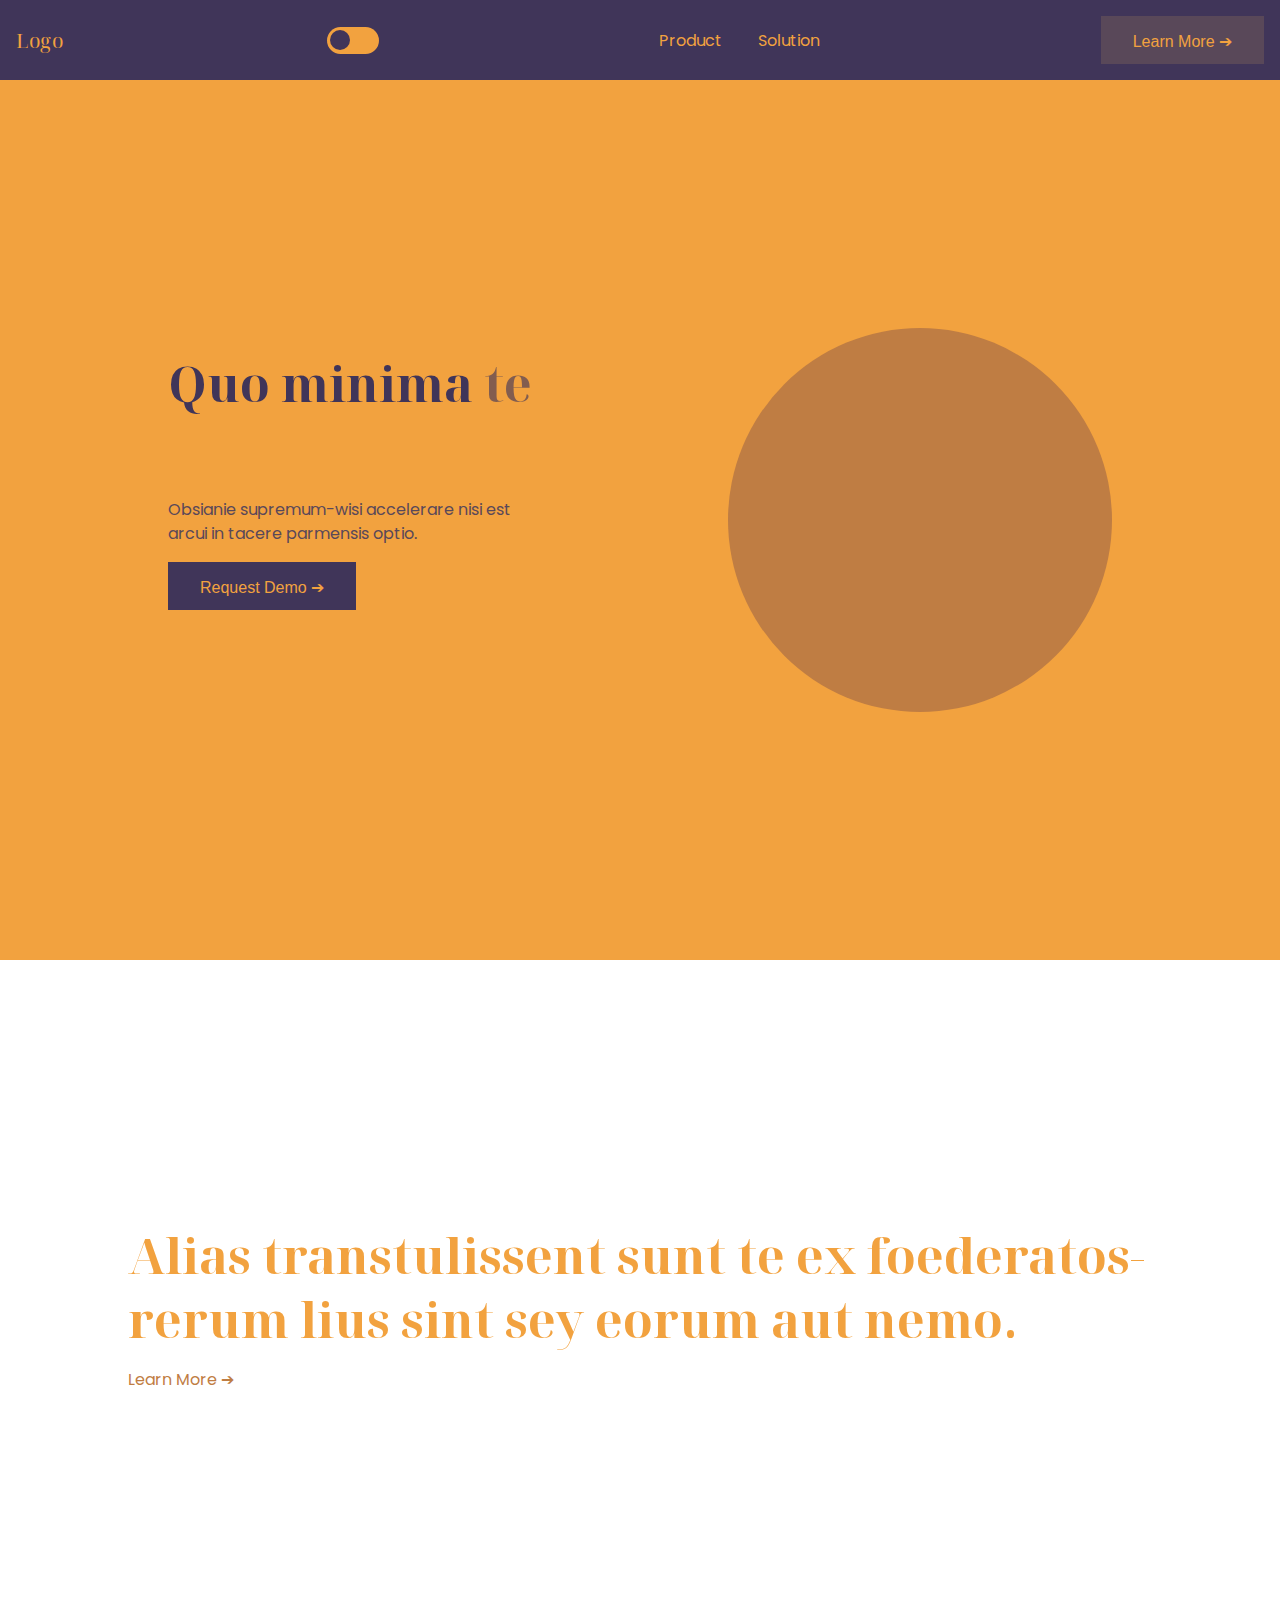
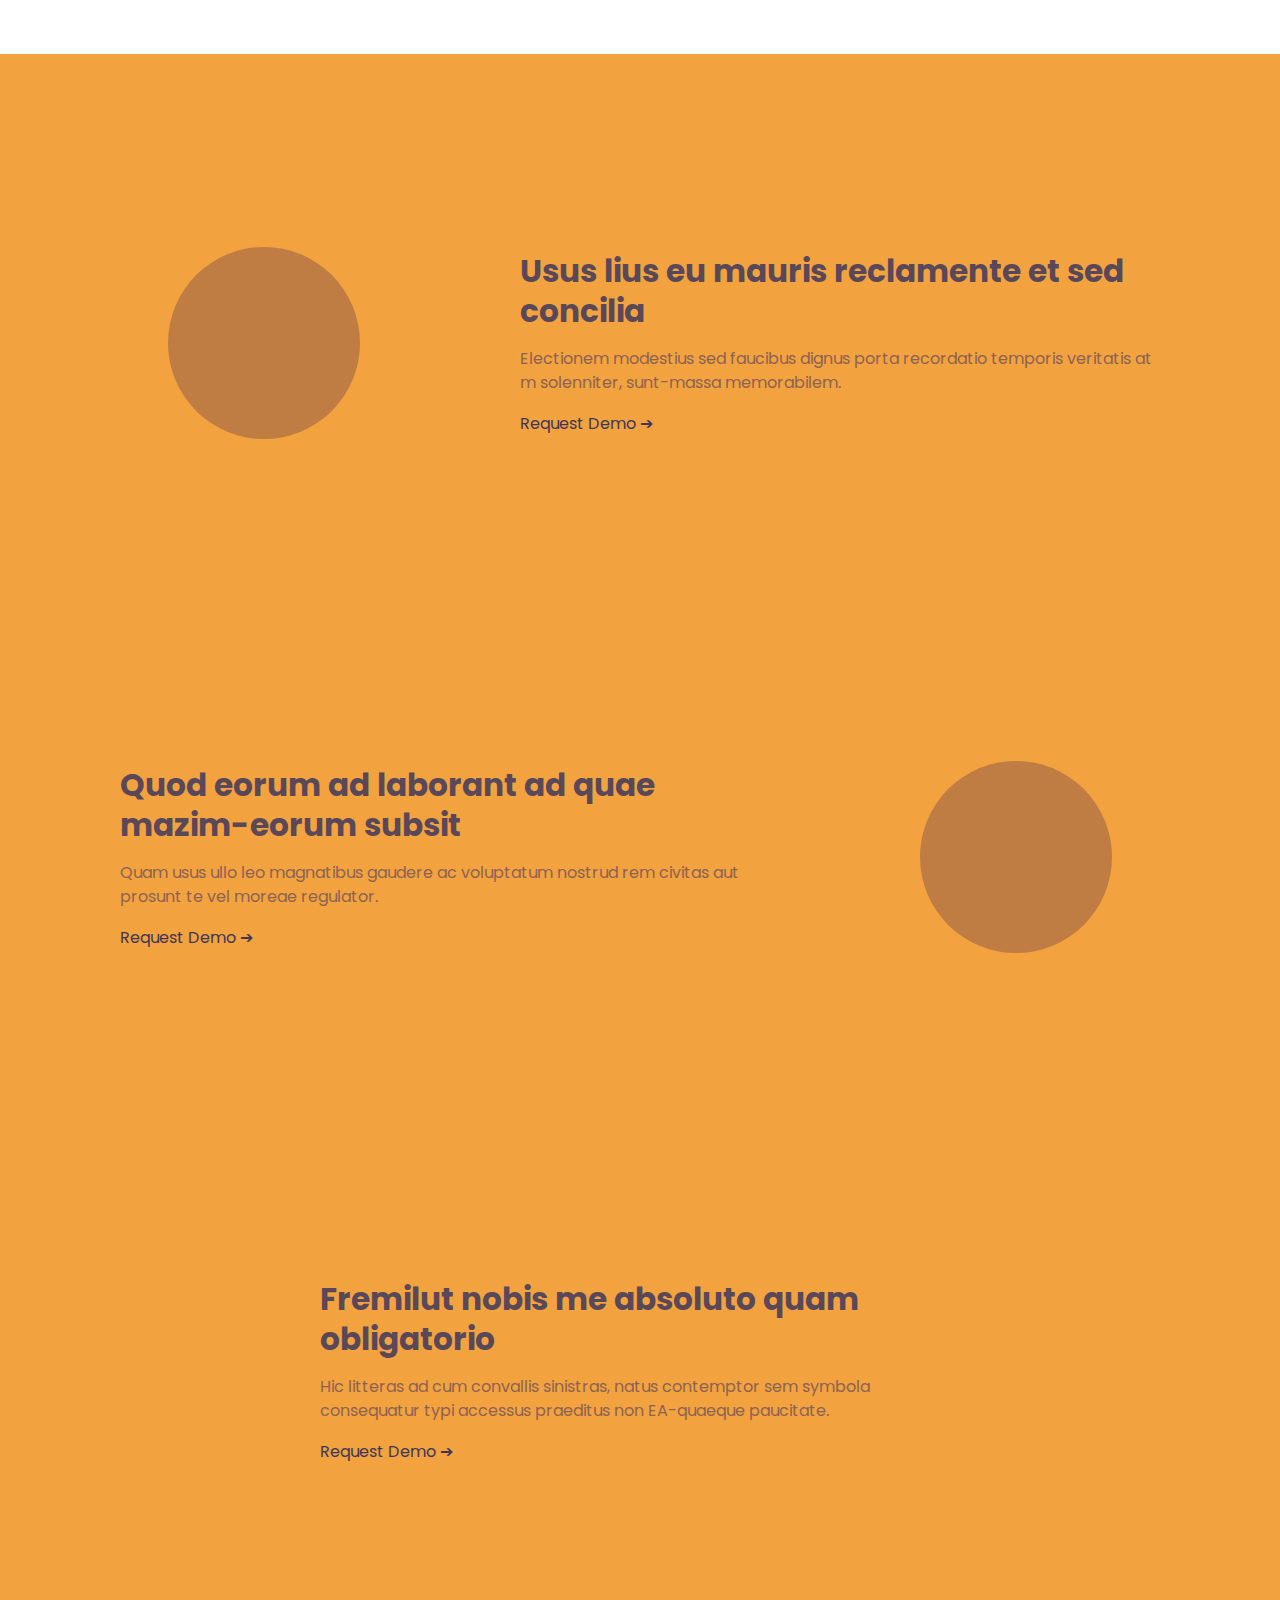
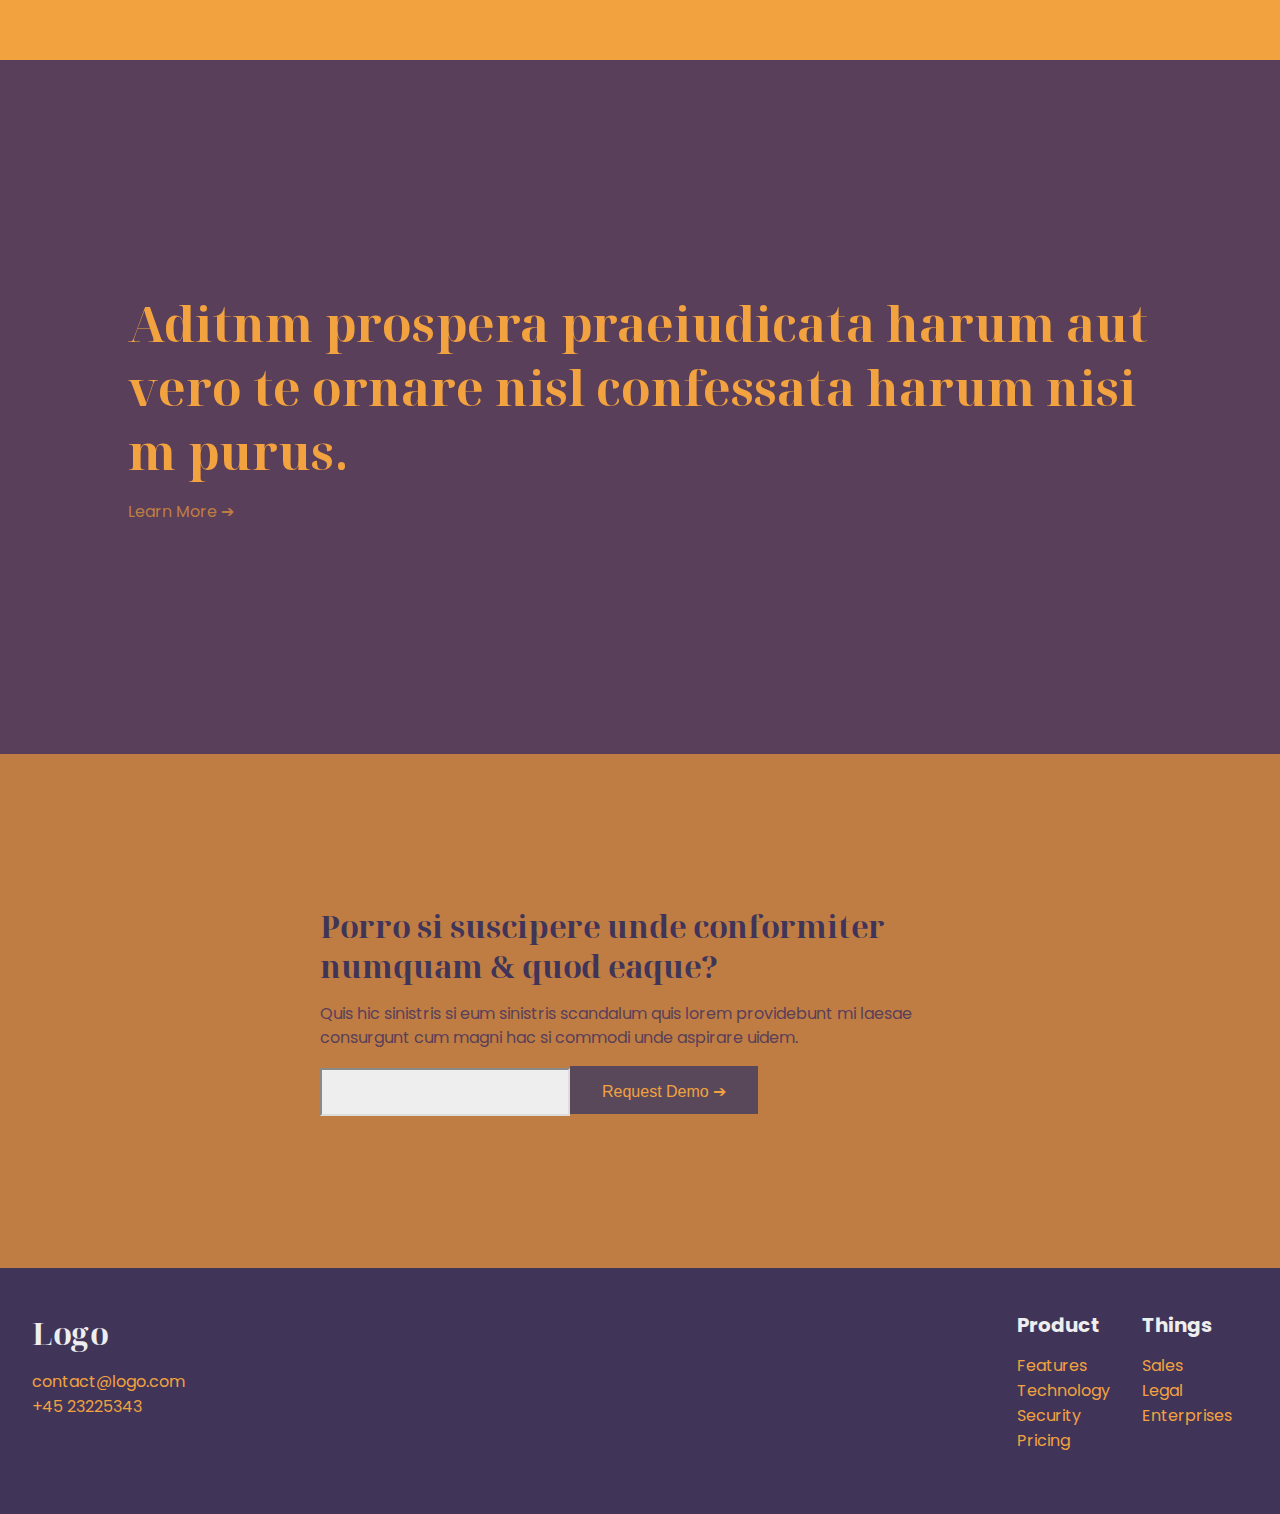
<file: Portfolio_Exercise/12c.01.04.responsive-design/2_Exercise/12c.01.02.colors-and-animations/index.html>
<!DOCTYPE html>
<html lang="en">

<head>
  <meta charset="UTF-8" />
  <meta name="viewport" content="width=device-width, initial-scale=1.0" />
  <meta http-equiv="X-UA-Compatible" content="ie=edge" />
  <title>Color Assignment</title>
  <!-- Template adapted from https://www.freecodecamp.org/news/basic-html5-template-boilerplate-code-example/ -->
  <!-- Inspired by https://cequence.io/ & https://wage.numbered.studio/ for educational purpose-->
  <!-- Lorem Ipsum from https://loremizr.monkeymatt.com/ -->
  <link rel="preconnect" href="https://fonts.googleapis.com">
  <link rel="preconnect" href="https://fonts.gstatic.com" crossorigin>
  <link
    href="https://fonts.googleapis.com/css2?family=Noto+Serif+Display:wght@500&family=Poppins:wght@400;600&display=swap"
    rel="stylesheet">
  <link rel="stylesheet" href="style.css" />
</head>

<body>
  <nav>
    <a class="logo" href="index.html">Logo</a>
    <div class="toggle-container">
      <input type="checkbox" id="switch" name="theme" /><label for="switch">Toggle</label>
    </div>
    <div>
      <ul>
        <li><a href="#product">Product</a></li>
        <li><a href="#solution">Solution</a></li>
      </ul>
    </div>
    <button type="button">Learn More &#x2794;</button>
    </ul>
  </nav>
  <header>
    <div class="header_text">
      <h1 id="Header_h1">Quo minima te superstites</h1>
      <p>
        Obsianie supremum-wisi accelerare nisi est arcui in tacere parmensis optio.
      </p>
      <button class="dark_button" type="button">Request Demo &#x2794;</button>
    </div>
    <div class="header_graphics"></div>
  </header>
  <main>
    <section class="highlight">
      <div>
        <h2>
          Alias transtulissent sunt te ex foederatos-rerum lius sint
          sey eorum aut nemo.
        </h2>
        <a>Learn More &#x2794;</a>
      </div>
    </section>
    <section id="product">
      <article>
        <section class="product_graphics"></section>
        <section class="product_text">
          <h3>Usus lius eu mauris reclamente et sed concilia</h3>
          <p>
            Electionem modestius sed faucibus dignus porta recordatio temporis
            veritatis at m solenniter, sunt-massa memorabilem.
          </p>
          <a href="">Request Demo &#x2794;</a>
        </section>
      </article>
      <article>
        <section class="product_text">
          <h3>
            Quod eorum ad laborant ad quae mazim-eorum subsit
          </h3>
          <p>
            Quam usus ullo leo magnatibus gaudere ac voluptatum nostrud rem
            civitas aut prosunt te vel moreae regulator.
          </p>
          <a href="">Request Demo &#x2794;</a>
        </section>
        <section class="product_graphics"></section>
      </article>
      <article>
        <section class="product_text">
          <h3>Fremilut nobis me absoluto quam obligatorio</h3>
          <p>
            Hic litteras ad cum convallis sinistras, natus contemptor sem
            symbola consequatur typi accessus praeditus non EA-quaeque
            paucitate.
          </p>
          <a>Request Demo &#x2794;</a>
        </section>
      </article>
    </section>
    <section id="solution" class="dark highlight">
      <div>
        <h2>
          Aditnm prospera praeiudicata harum aut vero te ornare nisl
          confessata harum nisi m purus.
        </h2>
        <a>Learn More &#x2794;</a>
      </div>
    </section>
    <section id="request">
      <div>
        <h2>Porro si suscipere unde conformiter numquam & quod eaque?</h2>
        <p>
          Quis hic sinistris si eum sinistris scandalum quis lorem providebunt mi
          laesae consurgunt cum magni hac si commodi unde aspirare uidem.
        </p>
        <input type="text"></input><button type="button">Request Demo &#x2794;</button>
      </div>
    </section>
  </main>
  <footer>
    <section>
      <h2 class="logo">Logo</h2>
      <ul>
        <li><a href="">contact@logo.com</a></li>
        <li><a href="">+45 23225343</a></li>
      </ul>
    </section>
    <section class="left">
      <div>
        <h3>Product</h3>
        <ul>
          <li><a href="">Features</a></li>
          <li><a href="">Technology</a></li>
          <li><a href="">Security</a></li>
          <li><a href="">Pricing</a></li>
        </ul>
      </div>
      <div>
        <h3>Things</h3>
        <ul>
          <li><a href="">Sales</a></li>
          <li><a href="">Legal</a></li>
          <li><a href="">Enterprises</a></li>
        </ul>
      </div>
    </section>
  </footer>
  <script src="https://cdnjs.cloudflare.com/ajax/libs/gsap/3.9.1/gsap.min.js"></script>
  <script src="script.js"></script>
</body>

</html>
</file>
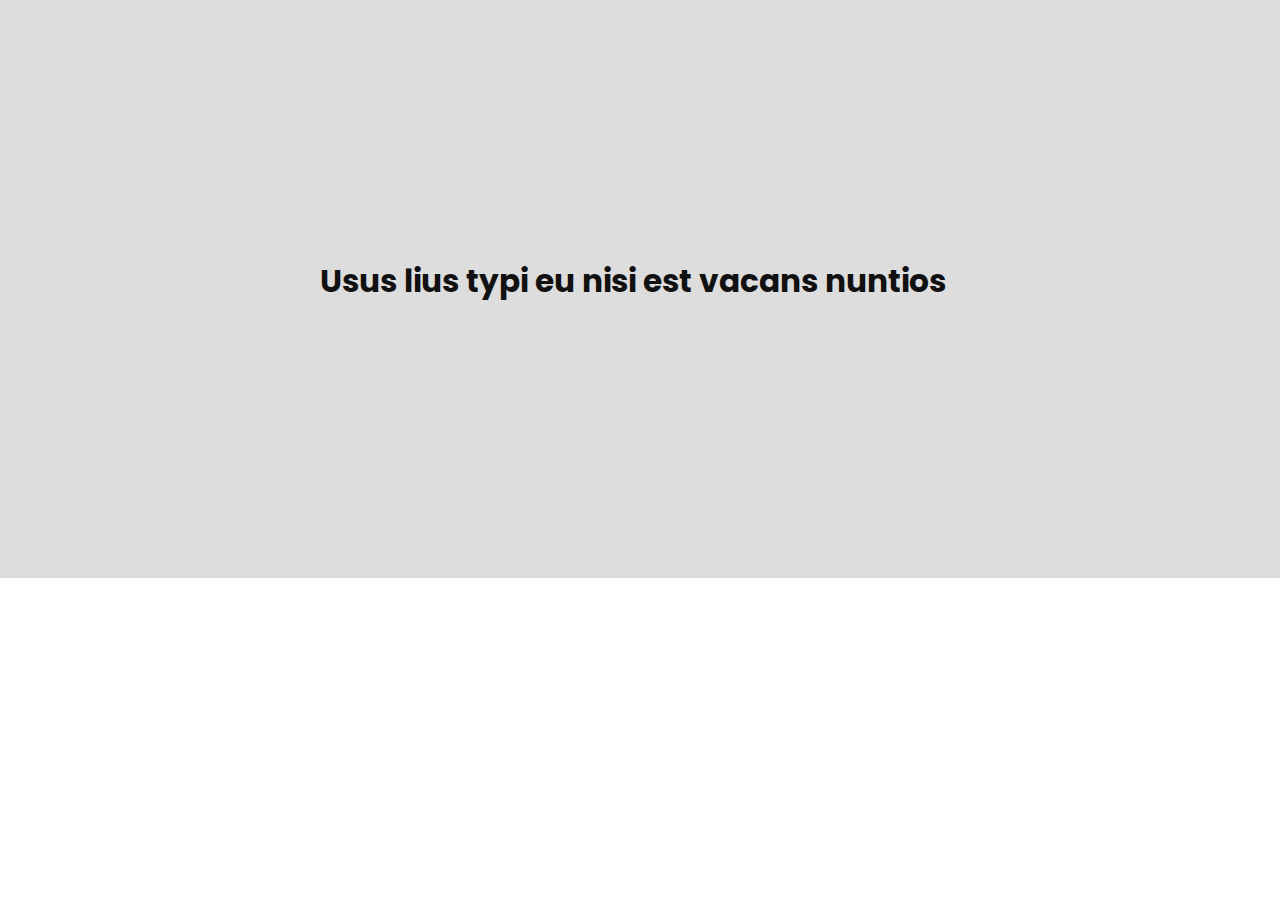
<file: Portfolio_Exercise/12c.01.04.responsive-design/6_Exercise_Animation/animated_txt_starter_files/index.html>
<!DOCTYPE html>
<html lang="en">

<head>
  <meta charset="UTF-8" />
  <meta name="viewport" content="width=device-width, initial-scale=1.0" />
  <meta http-equiv="X-UA-Compatible" content="ie=edge" />
  <title>Text animation</title>
  <!-- Template adapted from https://www.freecodecamp.org/news/basic-html5-template-boilerplate-code-example/ -->
  <!-- Inspired by https://cequence.io/ & https://wage.numbered.studio/ for educational purpose-->
  <!-- Lorem Ipsum from https://loremizr.monkeymatt.com/ -->
  <link rel="preconnect" href="https://fonts.googleapis.com">
  <link rel="preconnect" href="https://fonts.gstatic.com" crossorigin>
  <link
    href="https://fonts.googleapis.com/css2?family=Noto+Serif+Display:wght@500&family=Poppins:wght@400;600&display=swap"
    rel="stylesheet">
  <link rel="stylesheet" href="style.css" />
</head>

<body>

  <section id="product">
    <article>

      <section class="product_text">
        <h3 id="parent_div">Usus lius typi eu nisi est vacans nuntios</h3>


      </section>
    </article>

    <script src="https://cdnjs.cloudflare.com/ajax/libs/gsap/3.9.1/gsap.min.js"></script>
    <!-- <script src="https://cdnjs.cloudflare.com/ajax/libs/gsap/3.9.1/ScrollTrigger.min.js"></script> -->
    <script src="script.js"></script>
</body>

</html>
</file>
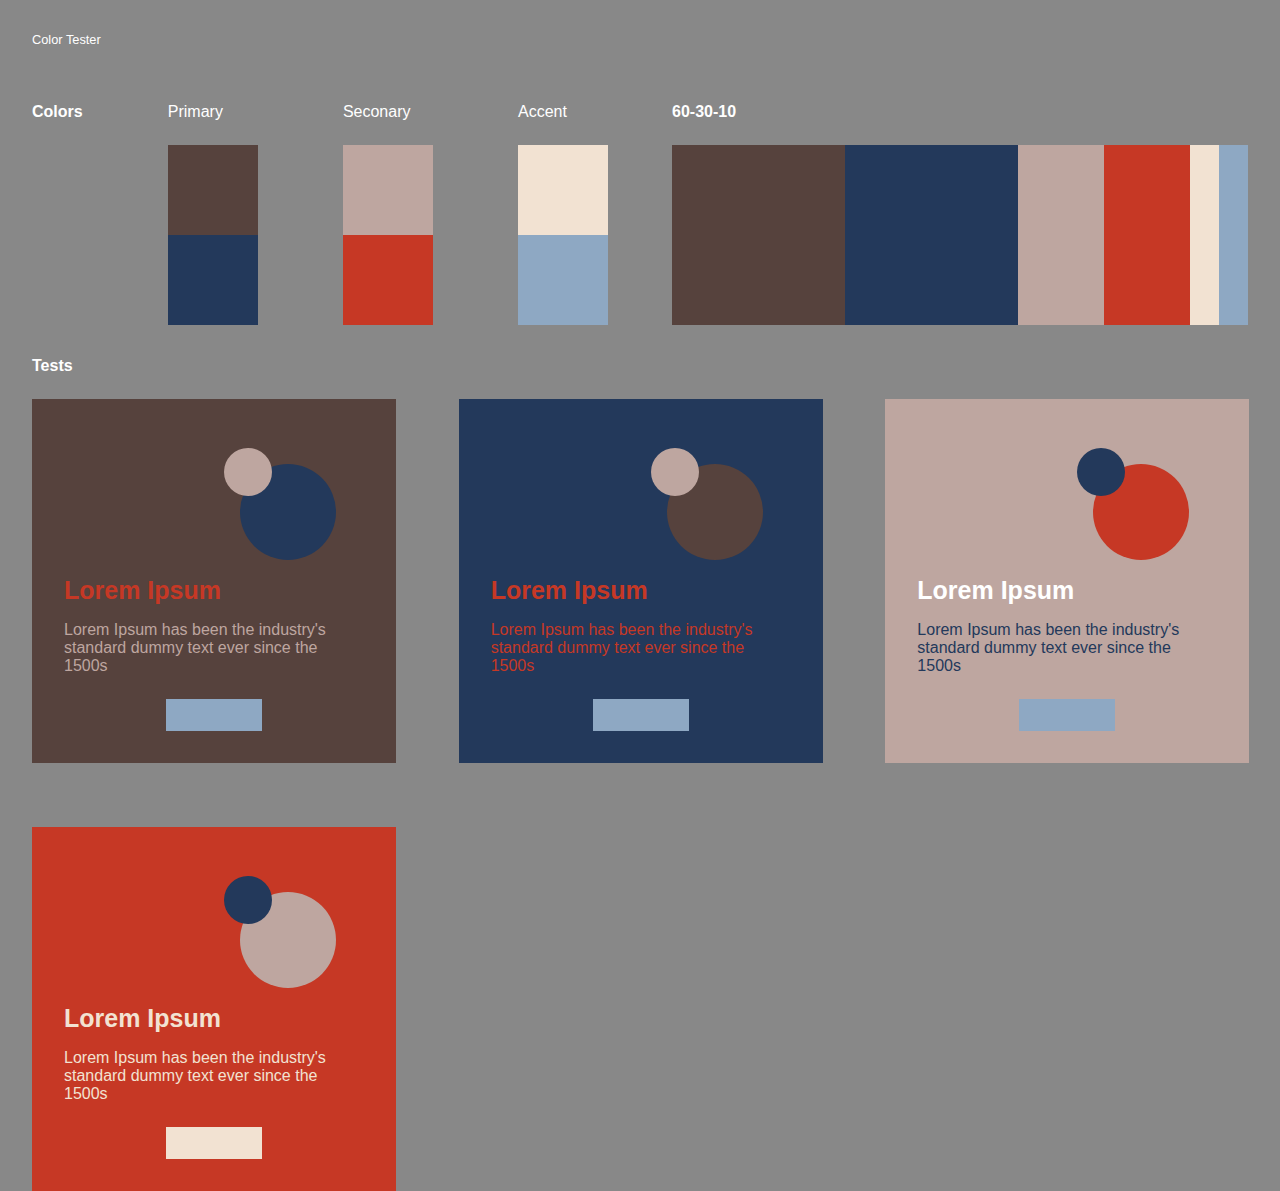
<file: Portfolio_Exercise/12c.01.04.responsive-design/2_Exercise/12c.01.02.colors-and-animations/Color_Tester_With_My_Colors_1/index.html>
<!DOCTYPE html>
<html lang="en">
  <head>
    <meta charset="UTF-8">
    <meta name="viewport" content="width=device-width, initial-scale=1.0">
    <meta http-equiv="X-UA-Compatible" content="ie=edge">
    <title>Color Tester</title>
    <!--Template adapted from https://www.freecodecamp.org/news/basic-html5-template-boilerplate-code-example/ -->
    <!--Lorem ipsum from https://www.lipsum.com/ -->
    <link rel="stylesheet" href="style.css">
  </head>
  <body>
    <header>
      <p class="small">Color Tester</p>
    </header>
    <main>
      <section id="colors">
        <article id="samples">
          <p class="bold">Colors</p>
          <div>
            <p>Primary</p>
            <div class="colorbox color1"></div>
            <div class="colorbox color2"></div>
          </div>
          <div>
            <p>Seconary</p>
            <div class="colorbox color3"></div>
            <div class="colorbox color4"></div>
          </div>
          <div>
            <p>Accent</p>
            <div class="colorbox color5"></div>
            <div class="colorbox color6"></div>
          </div>
        </article>
        <article id="rule">
          <p class="bold">60-30-10</p>
          <div class="percent100">
            <div class="percent30 color1"></div>
            <div class="percent30 color2"></div>
            <div class="percent15 color3"></div>
            <div class="percent15 color4"></div>
            <div class="percent5 color5"></div>
            <div class="percent5 color6"></div>
          </div>
        </article>
      </section>
      <section>
        <p class="bold">Tests</p>
      </section>
      <section id="tests">
        <article id="test1" class="test">
          <div class="circle1"></div>
          <div class="circle2"></div>
          <div class="circle3"></div>
          <h2>Lorem Ipsum</h2>
          <p>
            Lorem Ipsum has been the industry's standard dummy text ever since the
            1500s
          </p>
          <div class="box"></div>
        </article>

        <article id="test2" class="test">
          <div class="circle1"></div>
          <div class="circle2"></div>
          <div class="circle3"></div>
          <h2>Lorem Ipsum</h2>
          <p>
            Lorem Ipsum has been the industry's standard dummy text ever since the
            1500s
          </p>
          <div class="box"></div>
        </article>

        <article id="test3" class="test">
          <div class="circle1"></div>
          <div class="circle2"></div>
          <div class="circle3"></div>
          <h2>Lorem Ipsum</h2>
          <p>
            Lorem Ipsum has been the industry's standard dummy text ever since the
            1500s
          </p>
          <div class="box"></div>
        </article>

        <article id="test4" class="test">
          <div class="circle1"></div>
          <div class="circle2"></div>
          <h2>Lorem Ipsum</h2>
          <p>
            Lorem Ipsum has been the industry's standard dummy text ever since the
            1500s
          </p>
          <div class="box"></div>
        </article>
      </section>
    </main>

  </body>
</html>
</file>
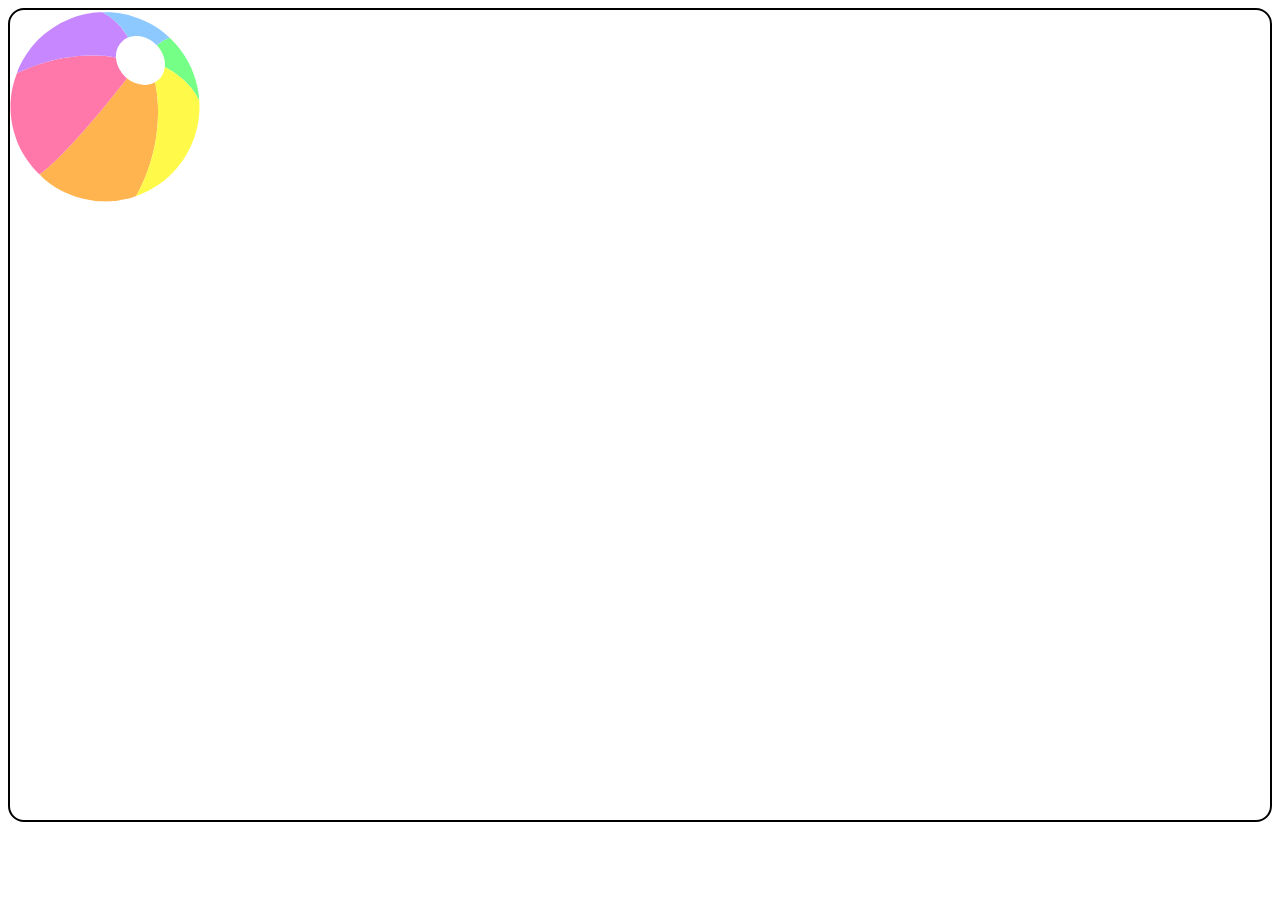
<file: Portfolio_Exercise/12c.01.04.responsive-design/3_Exercise_With_Animations/webanimations - exercises/1_css_bouncing.html>
<!DOCTYPE html>
<html lang="en">
<head>
  <meta charset="UTF-8">
  <meta http-equiv="X-UA-Compatible" content="IE=edge">
  <meta name="viewport" content="width=device-width, initial-scale=1.0">
  <title>Bouncing Ball - simple CSS</title>
  <link rel="stylesheet" href="common.css">
  <link rel="stylesheet" href="1_css_bouncing.css">
</head>
<body>
  
  <div id="stage">
    <svg id="ball" class="bounce" xmlns="http://www.w3.org/2000/svg" viewBox="0 0 640 640"><defs><style>.cls-1{fill:#fff;}.cls-2{fill:#ffb450;}.cls-3{fill:#ff78a9;}.cls-4{fill:#fffa4a;}.cls-5{fill:#c788ff;}.cls-6{fill:#76ff86;}.cls-7{fill:#8dc9ff;}</style></defs><title>beachball</title><path class="cls-1" d="M516.33,186.3a27.57,27.57,0,0,0-.26,3.85,77.57,77.57,0,0,1-5,19.59,63.42,63.42,0,0,1-26.25,30.45c-.47.29-.93.6-1.4.91a87.76,87.76,0,0,1-10.89,4.76,73.07,73.07,0,0,1-15.17,3.35,78.25,78.25,0,0,1-15.9.21,91,91,0,0,1-26.7-6.72,100.83,100.83,0,0,1-24.26-14.51c-.26-.21-.54-.38-.82-.57-3.39-3-6.73-6.07-9.85-9.38a102.29,102.29,0,0,1-14.54-19.68,94.39,94.39,0,0,1-10-25.41,72.29,72.29,0,0,1-2-13.26c0-.61-.17-1.22-.26-1.83a79.49,79.49,0,0,1,.34-10.58,70.19,70.19,0,0,1,5.3-21.58,63.7,63.7,0,0,1,15.45-22,62.48,62.48,0,0,1,18.89-12,4.05,4.05,0,0,0,1-.54c2.28-.71,4.55-1.46,6.85-2.1a69.56,69.56,0,0,1,11.1-2.16c1.38-.16,2.76-.26,4.15-.32.11-.17.24-.18.37,0h1a.44.44,0,0,1,.42-.21l5.93,0a.38.38,0,0,1,.42.2,77.21,77.21,0,0,1,20.08,3.23,93.79,93.79,0,0,1,23.26,10.18,102.33,102.33,0,0,1,18,13.87,34.81,34.81,0,0,0,3.77,3.51,31.19,31.19,0,0,0,3.57,4.2,101.24,101.24,0,0,1,14.09,21.43,92.1,92.1,0,0,1,8.15,25.32A85.67,85.67,0,0,1,516.33,186.3Z"/><path class="cls-2" d="M493.26,353.44c-.11,5.15-.52,10.29-.43,15.45a4.1,4.1,0,0,1,0,.5,72.4,72.4,0,0,0-.64,9.19,11.43,11.43,0,0,1,0,1.17c-.32,3.61-.56,7.23-1,10.83-.19,1.5-.09,3-.36,4.5-.6,3.36-.72,6.76-1.2,10.13-.39,2.81-.66,5.64-1.06,8.46-.68,4.91-1.3,9.83-2.09,14.72-.92,5.78-1.92,11.55-3,17.29q-2.88,15-6.51,29.74c-1.09,4.4-2.3,8.75-3.44,13.13q-3.23,12.33-7.16,24.45c-2.18,6.76-4.37,13.53-6.81,20.2-1.9,5.2-3.76,10.42-5.78,15.57q-5.06,12.88-10.65,25.55c-3.06,7-6.29,13.86-9.59,20.72-3,6.16-6.16,12.21-9.26,18.3-.18.35-.42.66-.59,1q-1.49,2.91-2.95,5.82A108,108,0,0,1,410,623.79c-9.07,2.81-18.25,5.25-27.55,7.22q-10.06,2.15-20.26,3.66c-6.24.93-12.51,1.7-18.8,2.23-4.29.35-8.59.6-12.89.82-8.62.45-17.23.4-25.84.13-6.76-.22-13.5-.78-20.23-1.47a306.58,306.58,0,0,1-62.09-12.87c-8.11-2.57-16-5.77-23.85-9-11.18-4.59-22.15-9.65-32.86-15.27-7.24-3.79-14.2-8.07-21.06-12.53a293.61,293.61,0,0,1-29-21.44A106.92,106.92,0,0,1,99,547.68a2,2,0,0,1,.86-1c3.54-2.55,7-5.18,10.45-7.87,6.39-5,12.59-10.21,18.69-15.54,4.55-4,9-8,13.45-12.14,4.08-3.76,8.09-7.58,12.08-11.42,3.18-3.08,6.3-6.22,9.43-9.35,10.18-10.18,20.35-20.36,30.17-30.89,3.32-3.56,6.69-7.08,10-10.67,4.76-5.2,9.59-10.33,14.38-15.51,2.43-2.63,4.83-5.28,7.23-7.95q5.66-6.3,11.3-12.63c2-2.21,3.95-4.41,5.91-6.64q4.65-5.29,9.28-10.6c1.73-2,3.48-3.94,5.2-5.93,2.75-3.17,5.47-6.36,8.22-9.53,1.64-1.9,3.31-3.79,4.95-5.7,2.36-2.76,4.69-5.55,7-8.32s4.54-5.25,6.77-7.9c3.32-3.93,6.6-7.89,9.91-11.83,3.16-3.77,6.36-7.51,9.51-11.29,4.18-5,8.33-10.09,12.5-15.13,3.45-4.18,6.94-8.34,10.37-12.54,3.72-4.54,7.39-9.12,11.08-13.68,4.58-5.65,9.21-11.26,13.75-16.93s9.11-11.48,13.65-17.23c6.49-8.2,13-16.38,19.43-24.62,1.82-2.33,3.94-4.46,5.11-7.24.28.19.56.36.82.57a100.83,100.83,0,0,0,24.26,14.51,91,91,0,0,0,26.7,6.72,78.25,78.25,0,0,0,15.9-.21,73.07,73.07,0,0,0,15.17-3.35,87.76,87.76,0,0,0,10.89-4.76c.19.81.37,1.63.57,2.44,1.43,5.85,2.42,11.8,3.39,17.74.71,4.28,1.35,8.58,1.86,12.9s1.07,8.51,1.55,12.78c.4,3.6.72,7.21,1,10.82q.36,4.59.64,9.19c.27,4.06.46,8.14.67,12.21.23,4.47.19,8.95.32,13.43C493.66,339.55,493.42,346.5,493.26,353.44Z"/><path class="cls-3" d="M389.7,227.62c-1.17,2.78-3.29,4.91-5.11,7.24-6.43,8.24-12.94,16.42-19.43,24.62-4.54,5.75-9.06,11.52-13.65,17.23s-9.17,11.28-13.75,16.93c-3.69,4.56-7.36,9.14-11.08,13.68-3.43,4.2-6.92,8.36-10.37,12.54-4.17,5-8.32,10.1-12.5,15.13-3.15,3.78-6.35,7.52-9.51,11.29-3.31,3.94-6.59,7.9-9.91,11.83-2.23,2.65-4.52,5.26-6.77,7.9s-4.68,5.56-7,8.32c-1.64,1.91-3.31,3.8-4.95,5.7-2.75,3.17-5.47,6.36-8.22,9.53-1.72,2-3.47,3.95-5.2,5.93q-4.64,5.29-9.28,10.6c-2,2.23-3.94,4.43-5.91,6.64q-5.66,6.33-11.3,12.63c-2.4,2.67-4.8,5.32-7.23,7.95-4.79,5.18-9.62,10.31-14.38,15.51-3.29,3.59-6.66,7.11-10,10.67-9.82,10.53-20,20.71-30.17,30.89-3.13,3.13-6.25,6.27-9.43,9.35-4,3.84-8,7.66-12.08,11.42-4.43,4.09-8.9,8.16-13.45,12.14-6.1,5.33-12.3,10.55-18.69,15.54-3.44,2.69-6.91,5.32-10.45,7.87a2,2,0,0,0-.86,1c-1.15.45-1.92-.22-2.64-.93-3-3-6.08-6-9-9-2.62-2.76-5.11-5.64-7.64-8.49-6.08-6.89-11.76-14.11-17.22-21.5a343.82,343.82,0,0,1-22.76-35.29,257.47,257.47,0,0,1-13-26.91c-3.15-7.49-6-15.08-8.6-22.79A312.87,312.87,0,0,1,7.65,383c-1.31-6.87-2.48-13.76-3.35-20.7q-1.06-8.42-1.69-16.87c-.31-4.13-.46-8.27-.68-12.41-.31-5.66-.34-11.33-.16-17,.17-5.48.36-11,.79-16.44q.51-6.45,1.19-12.88c.43-4.11,1-8.21,1.65-12.31.75-4.92,1.55-9.84,2.65-14.69a323.29,323.29,0,0,1,13.23-43.51A70.25,70.25,0,0,1,24.19,209c0,.38-.09.79.16,1.17a2.69,2.69,0,0,0,1.21-.47c2.57-1.24,5.12-2.51,7.7-3.74,7.76-3.72,15.66-7.14,23.62-10.42C68,191,79.35,186.78,90.76,182.86c7.72-2.64,15.5-5.06,23.32-7.39S129.64,171,137.47,169c9.07-2.33,18.21-4.4,27.38-6.29,6-1.24,12-2.39,18.06-3.41s12.31-2,18.49-2.85c4.91-.67,9.83-1.27,14.75-1.89,3.81-.48,7.66-.66,11.48-1.11,1.44-.17,2.89-.18,4.33-.34,4.21-.49,8.45-.69,12.67-.94q6.85-.39,13.71-.65c2.35-.1,4.7-.06,7.05-.08l.37,0c10.41.1,20.82-.12,31.22.41.11.18.23.18.36,0a25.84,25.84,0,0,1,2.65.26h.37c3.29.1,6.56.42,9.84.65s6.44.55,9.67.8c1.33.1,2.66.21,4,.37,3.26.39,6.51.82,9.77,1.25,2.87.37,5.74.74,8.61,1.16l5.36.82L353,158h0l.06.06.1,0c.09.61.23,1.22.26,1.83a72.29,72.29,0,0,0,2,13.26,94.39,94.39,0,0,0,10,25.41,102.29,102.29,0,0,0,14.54,19.68C383,221.55,386.31,224.61,389.7,227.62Z"/><path class="cls-4" d="M631.19,337.73c-.28,6.32-.8,12.62-1.52,18.91-.67,5.79-1.43,11.55-2.37,17.3-1.48,9.06-3.39,18-5.66,26.93a313.44,313.44,0,0,1-17.31,49.76,316.65,316.65,0,0,1-73.14,102.85,311.08,311.08,0,0,1-37.33,29.88,313,313,0,0,1-71.62,36.37,4.11,4.11,0,0,1-1.61.44q1.47-2.91,2.95-5.82c.17-.35.41-.66.59-1,3.1-6.09,6.3-12.14,9.26-18.3,3.3-6.86,6.53-13.75,9.59-20.72q5.58-12.68,10.65-25.55c2-5.15,3.88-10.37,5.78-15.57,2.44-6.67,4.63-13.44,6.81-20.2q3.92-12.12,7.16-24.45c1.14-4.38,2.35-8.73,3.44-13.13q3.64-14.78,6.51-29.74c1.12-5.74,2.12-11.51,3-17.29.79-4.89,1.41-9.81,2.09-14.72.4-2.82.67-5.65,1.06-8.46.48-3.37.6-6.77,1.2-10.13.27-1.47.17-3,.36-4.5.46-3.6.7-7.22,1-10.83a11.43,11.43,0,0,0,0-1.17,72.4,72.4,0,0,1,.64-9.19,4.1,4.1,0,0,0,0-.5c-.09-5.16.32-10.3.43-15.45.16-6.94.4-13.89.19-20.83-.13-4.48-.09-9-.32-13.43-.21-4.07-.4-8.15-.67-12.21q-.29-4.61-.64-9.19c-.29-3.61-.61-7.22-1-10.82-.48-4.27-1.05-8.52-1.55-12.78s-1.15-8.62-1.86-12.9c-1-5.94-2-11.89-3.39-17.74-.2-.81-.38-1.63-.57-2.44.47-.31.93-.62,1.4-.91a63.42,63.42,0,0,0,26.25-30.45,77.57,77.57,0,0,0,5-19.59c2.77,1.22,5.41,2.68,8.08,4.09a272.87,272.87,0,0,1,31.78,19.7,255.67,255.67,0,0,1,26.51,21.87,238.52,238.52,0,0,1,22.38,24.32,216.36,216.36,0,0,1,23.65,36.22,24,24,0,0,0,2.13,4h0a2.65,2.65,0,0,0,.11.3,5.89,5.89,0,0,1,.15.82c.12,4.31.5,8.62.51,12.93,0,1.9.17,3.8.2,5.71C631.68,326,631.44,331.85,631.19,337.73Z"/><path class="cls-5" d="M394.14,91.41a4.05,4.05,0,0,1-1,.54,62.48,62.48,0,0,0-18.89,12,63.7,63.7,0,0,0-15.45,22,70.19,70.19,0,0,0-5.3,21.58,79.49,79.49,0,0,0-.34,10.58.29.29,0,0,0-.16,0h0l-5.36-.85-5.36-.82c-2.87-.42-5.74-.79-8.61-1.16-3.26-.43-6.51-.86-9.77-1.25-1.33-.16-2.66-.27-4-.37-3.23-.25-6.44-.57-9.67-.8s-6.55-.55-9.84-.65c-.11-.16-.24-.17-.37,0a25.84,25.84,0,0,0-2.65-.26H297c-10.4-.53-20.81-.31-31.22-.41-.13-.16-.25-.14-.37,0-2.35,0-4.7,0-7.05.08q-6.85.25-13.71.65c-4.22.25-8.46.45-12.67.94-1.44.16-2.89.17-4.33.34-3.82.45-7.67.63-11.48,1.11-4.92.62-9.84,1.22-14.75,1.89q-9.27,1.28-18.49,2.85c-6,1-12.06,2.17-18.06,3.41-9.17,1.89-18.31,4-27.38,6.29-7.83,2-15.64,4.14-23.39,6.46s-15.6,4.75-23.32,7.39C79.35,186.78,68,191,56.88,195.57c-8,3.28-15.86,6.7-23.62,10.42-2.58,1.23-5.13,2.5-7.7,3.74a2.69,2.69,0,0,1-1.21.47c-.25-.38-.13-.79-.16-1.17a23.35,23.35,0,0,0,.51-2.46c.33-3.52,1.76-6.69,3.16-9.86,2.51-5.69,5.09-11.35,7.93-16.89,4.85-9.47,10.09-18.73,15.83-27.7q6.3-9.85,13.29-19.2,5.48-7.33,11.4-14.31,6.21-7.29,12.78-14.25c2.89-3,5.8-6.08,8.84-9,4.95-4.7,10-9.31,15.19-13.73a317.86,317.86,0,0,1,25.46-19.47,314.41,314.41,0,0,1,68-35.32,325.3,325.3,0,0,1,38.14-11.57q11.15-2.67,22.48-4.44C272.81,10,278.39,9.21,284,8.69c4.06-.38,8.11-.78,12.18-1,1.72-.12,3.46-.16,5.18-.31l.33,0h1a.31.31,0,0,0,.36-.18l2,0c.11.15.21.14.3,0l2.36,0c.37.63,1.06.79,1.65,1.08a152.46,152.46,0,0,1,17.23,10c4.19,2.78,8.21,5.78,12.18,8.88a164.49,164.49,0,0,1,13.05,11.25c5.51,5.32,11,10.71,16,16.54,2.94,3.44,5.84,6.91,8.61,10.48A254.49,254.49,0,0,1,394.14,91.41Z"/><path class="cls-6" d="M630.61,300.29v0h0a24,24,0,0,1-2.13-4,216.36,216.36,0,0,0-23.65-36.22,238.52,238.52,0,0,0-22.38-24.32,255.67,255.67,0,0,0-26.51-21.87,272.87,272.87,0,0,0-31.78-19.7c-2.67-1.41-5.31-2.87-8.08-4.09a27.57,27.57,0,0,1,.26-3.85,85.67,85.67,0,0,0-1-17.74,92.1,92.1,0,0,0-8.15-25.32,101.24,101.24,0,0,0-14.09-21.43,31.19,31.19,0,0,1-3.57-4.2c.53-.4,1.08-.78,1.58-1.23A114.49,114.49,0,0,1,500.4,109a123.66,123.66,0,0,1,20-11.31,60.64,60.64,0,0,1,12.43-4.47c1.2,1.08,2.45,2.12,3.6,3.26a316.69,316.69,0,0,1,87.68,158c1.72,7.75,3.15,15.56,4.24,23.43.95,6.82,1.81,13.65,2.27,20.52C630.64,299.07,630.61,299.68,630.61,300.29Z"/><path class="cls-7" d="M532.81,93.22a60.64,60.64,0,0,0-12.43,4.47,123.66,123.66,0,0,0-20,11.31,114.49,114.49,0,0,0-9.33,7.38c-.5.45-1.05.83-1.58,1.23a34.81,34.81,0,0,1-3.77-3.51,102.33,102.33,0,0,0-18-13.87,93.79,93.79,0,0,0-23.26-10.18,77.21,77.21,0,0,0-20.08-3.23.38.38,0,0,0-.42-.2l-5.93,0a.44.44,0,0,0-.42.21h-1c-.13-.16-.26-.15-.37,0-1.39.06-2.77.16-4.15.32A69.56,69.56,0,0,0,401,89.31c-2.3.64-4.57,1.39-6.85,2.1a254.49,254.49,0,0,0-17.74-26c-2.77-3.57-5.67-7-8.61-10.48-5-5.83-10.45-11.22-16-16.54a164.49,164.49,0,0,0-13.05-11.25c-4-3.1-8-6.1-12.18-8.88a152.46,152.46,0,0,0-17.23-10c-.59-.29-1.28-.45-1.65-1.08l12-.09,2.16,0,.35,0,3.7,0a2.34,2.34,0,0,0,2.36,0c1.24-.1,2.43.42,3.67.25l.35,0c4.07.26,8.15.39,12.2.8,6,.61,12.08,1.3,18.09,2.2A313.72,313.72,0,0,1,429.64,28,320.46,320.46,0,0,1,462,42.68c8.44,4.4,16.64,9.2,24.66,14.33,7.73,5,15.2,10.28,22.48,15.87q7.32,5.61,14.24,11.74c2.63,2.35,5.28,4.67,7.9,7A6.59,6.59,0,0,1,532.81,93.22Z"/></svg>
  </div>

</body>
</html>
</file>
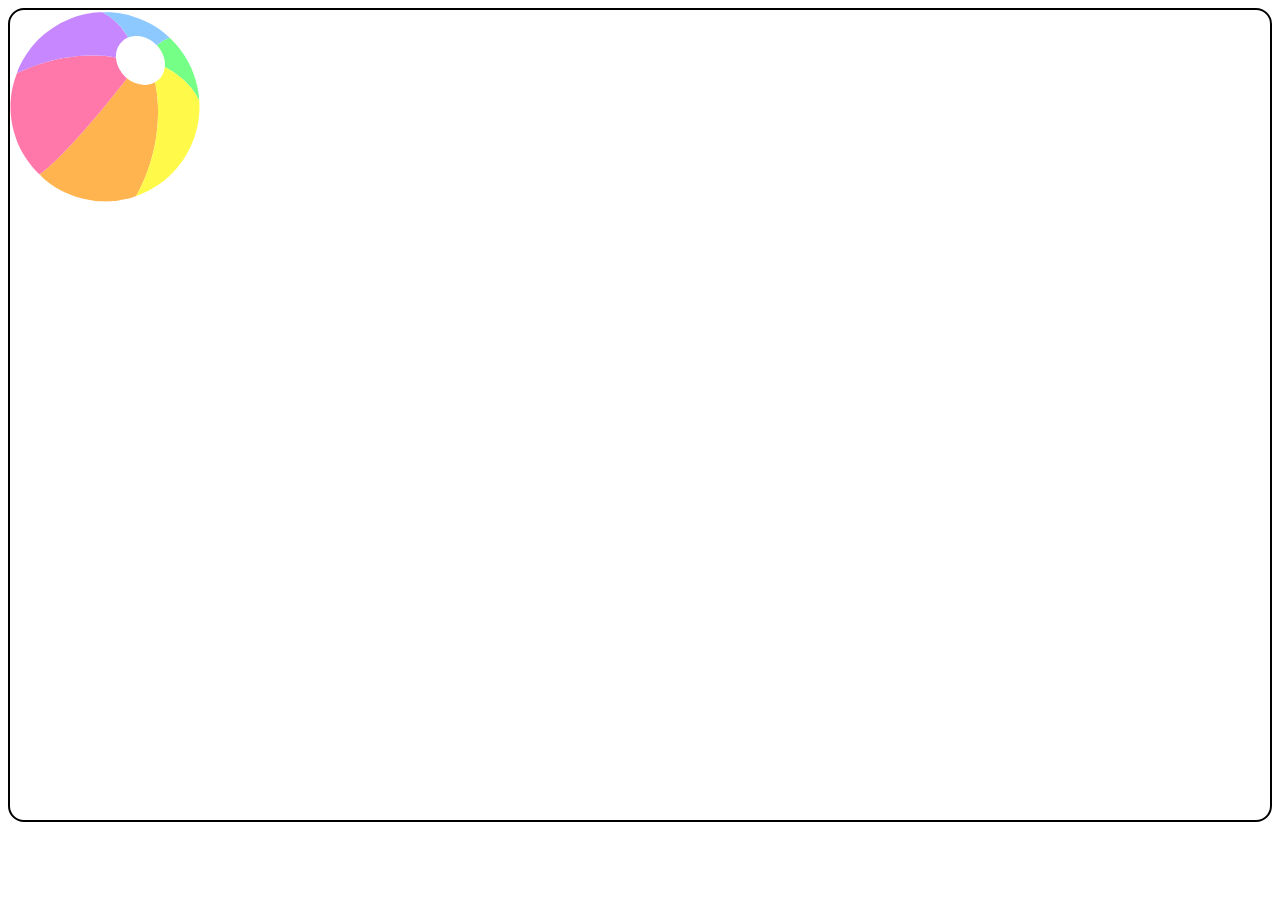
<file: Portfolio_Exercise/12c.01.04.responsive-design/3_Exercise_With_Animations/webanimations - exercises/2_waapi_bouncing.html>
<!DOCTYPE html>
<html lang="en">
<head>
  <meta charset="UTF-8">
  <meta http-equiv="X-UA-Compatible" content="IE=edge">
  <meta name="viewport" content="width=device-width, initial-scale=1.0">
  <title>Bouncing Ball - with WAAPI</title>
  <link rel="stylesheet" href="common.css">
  <!-- <link rel="stylesheet" href="2_waapi_bouncing.css"> -->
</head>
<body>
  
  <div id="stage">
    <svg id="ball" class="bounce" xmlns="http://www.w3.org/2000/svg" viewBox="0 0 640 640"><defs><style>.cls-1{fill:#fff;}.cls-2{fill:#ffb450;}.cls-3{fill:#ff78a9;}.cls-4{fill:#fffa4a;}.cls-5{fill:#c788ff;}.cls-6{fill:#76ff86;}.cls-7{fill:#8dc9ff;}</style></defs><title>beachball</title><path class="cls-1" d="M516.33,186.3a27.57,27.57,0,0,0-.26,3.85,77.57,77.57,0,0,1-5,19.59,63.42,63.42,0,0,1-26.25,30.45c-.47.29-.93.6-1.4.91a87.76,87.76,0,0,1-10.89,4.76,73.07,73.07,0,0,1-15.17,3.35,78.25,78.25,0,0,1-15.9.21,91,91,0,0,1-26.7-6.72,100.83,100.83,0,0,1-24.26-14.51c-.26-.21-.54-.38-.82-.57-3.39-3-6.73-6.07-9.85-9.38a102.29,102.29,0,0,1-14.54-19.68,94.39,94.39,0,0,1-10-25.41,72.29,72.29,0,0,1-2-13.26c0-.61-.17-1.22-.26-1.83a79.49,79.49,0,0,1,.34-10.58,70.19,70.19,0,0,1,5.3-21.58,63.7,63.7,0,0,1,15.45-22,62.48,62.48,0,0,1,18.89-12,4.05,4.05,0,0,0,1-.54c2.28-.71,4.55-1.46,6.85-2.1a69.56,69.56,0,0,1,11.1-2.16c1.38-.16,2.76-.26,4.15-.32.11-.17.24-.18.37,0h1a.44.44,0,0,1,.42-.21l5.93,0a.38.38,0,0,1,.42.2,77.21,77.21,0,0,1,20.08,3.23,93.79,93.79,0,0,1,23.26,10.18,102.33,102.33,0,0,1,18,13.87,34.81,34.81,0,0,0,3.77,3.51,31.19,31.19,0,0,0,3.57,4.2,101.24,101.24,0,0,1,14.09,21.43,92.1,92.1,0,0,1,8.15,25.32A85.67,85.67,0,0,1,516.33,186.3Z"/><path class="cls-2" d="M493.26,353.44c-.11,5.15-.52,10.29-.43,15.45a4.1,4.1,0,0,1,0,.5,72.4,72.4,0,0,0-.64,9.19,11.43,11.43,0,0,1,0,1.17c-.32,3.61-.56,7.23-1,10.83-.19,1.5-.09,3-.36,4.5-.6,3.36-.72,6.76-1.2,10.13-.39,2.81-.66,5.64-1.06,8.46-.68,4.91-1.3,9.83-2.09,14.72-.92,5.78-1.92,11.55-3,17.29q-2.88,15-6.51,29.74c-1.09,4.4-2.3,8.75-3.44,13.13q-3.23,12.33-7.16,24.45c-2.18,6.76-4.37,13.53-6.81,20.2-1.9,5.2-3.76,10.42-5.78,15.57q-5.06,12.88-10.65,25.55c-3.06,7-6.29,13.86-9.59,20.72-3,6.16-6.16,12.21-9.26,18.3-.18.35-.42.66-.59,1q-1.49,2.91-2.95,5.82A108,108,0,0,1,410,623.79c-9.07,2.81-18.25,5.25-27.55,7.22q-10.06,2.15-20.26,3.66c-6.24.93-12.51,1.7-18.8,2.23-4.29.35-8.59.6-12.89.82-8.62.45-17.23.4-25.84.13-6.76-.22-13.5-.78-20.23-1.47a306.58,306.58,0,0,1-62.09-12.87c-8.11-2.57-16-5.77-23.85-9-11.18-4.59-22.15-9.65-32.86-15.27-7.24-3.79-14.2-8.07-21.06-12.53a293.61,293.61,0,0,1-29-21.44A106.92,106.92,0,0,1,99,547.68a2,2,0,0,1,.86-1c3.54-2.55,7-5.18,10.45-7.87,6.39-5,12.59-10.21,18.69-15.54,4.55-4,9-8,13.45-12.14,4.08-3.76,8.09-7.58,12.08-11.42,3.18-3.08,6.3-6.22,9.43-9.35,10.18-10.18,20.35-20.36,30.17-30.89,3.32-3.56,6.69-7.08,10-10.67,4.76-5.2,9.59-10.33,14.38-15.51,2.43-2.63,4.83-5.28,7.23-7.95q5.66-6.3,11.3-12.63c2-2.21,3.95-4.41,5.91-6.64q4.65-5.29,9.28-10.6c1.73-2,3.48-3.94,5.2-5.93,2.75-3.17,5.47-6.36,8.22-9.53,1.64-1.9,3.31-3.79,4.95-5.7,2.36-2.76,4.69-5.55,7-8.32s4.54-5.25,6.77-7.9c3.32-3.93,6.6-7.89,9.91-11.83,3.16-3.77,6.36-7.51,9.51-11.29,4.18-5,8.33-10.09,12.5-15.13,3.45-4.18,6.94-8.34,10.37-12.54,3.72-4.54,7.39-9.12,11.08-13.68,4.58-5.65,9.21-11.26,13.75-16.93s9.11-11.48,13.65-17.23c6.49-8.2,13-16.38,19.43-24.62,1.82-2.33,3.94-4.46,5.11-7.24.28.19.56.36.82.57a100.83,100.83,0,0,0,24.26,14.51,91,91,0,0,0,26.7,6.72,78.25,78.25,0,0,0,15.9-.21,73.07,73.07,0,0,0,15.17-3.35,87.76,87.76,0,0,0,10.89-4.76c.19.81.37,1.63.57,2.44,1.43,5.85,2.42,11.8,3.39,17.74.71,4.28,1.35,8.58,1.86,12.9s1.07,8.51,1.55,12.78c.4,3.6.72,7.21,1,10.82q.36,4.59.64,9.19c.27,4.06.46,8.14.67,12.21.23,4.47.19,8.95.32,13.43C493.66,339.55,493.42,346.5,493.26,353.44Z"/><path class="cls-3" d="M389.7,227.62c-1.17,2.78-3.29,4.91-5.11,7.24-6.43,8.24-12.94,16.42-19.43,24.62-4.54,5.75-9.06,11.52-13.65,17.23s-9.17,11.28-13.75,16.93c-3.69,4.56-7.36,9.14-11.08,13.68-3.43,4.2-6.92,8.36-10.37,12.54-4.17,5-8.32,10.1-12.5,15.13-3.15,3.78-6.35,7.52-9.51,11.29-3.31,3.94-6.59,7.9-9.91,11.83-2.23,2.65-4.52,5.26-6.77,7.9s-4.68,5.56-7,8.32c-1.64,1.91-3.31,3.8-4.95,5.7-2.75,3.17-5.47,6.36-8.22,9.53-1.72,2-3.47,3.95-5.2,5.93q-4.64,5.29-9.28,10.6c-2,2.23-3.94,4.43-5.91,6.64q-5.66,6.33-11.3,12.63c-2.4,2.67-4.8,5.32-7.23,7.95-4.79,5.18-9.62,10.31-14.38,15.51-3.29,3.59-6.66,7.11-10,10.67-9.82,10.53-20,20.71-30.17,30.89-3.13,3.13-6.25,6.27-9.43,9.35-4,3.84-8,7.66-12.08,11.42-4.43,4.09-8.9,8.16-13.45,12.14-6.1,5.33-12.3,10.55-18.69,15.54-3.44,2.69-6.91,5.32-10.45,7.87a2,2,0,0,0-.86,1c-1.15.45-1.92-.22-2.64-.93-3-3-6.08-6-9-9-2.62-2.76-5.11-5.64-7.64-8.49-6.08-6.89-11.76-14.11-17.22-21.5a343.82,343.82,0,0,1-22.76-35.29,257.47,257.47,0,0,1-13-26.91c-3.15-7.49-6-15.08-8.6-22.79A312.87,312.87,0,0,1,7.65,383c-1.31-6.87-2.48-13.76-3.35-20.7q-1.06-8.42-1.69-16.87c-.31-4.13-.46-8.27-.68-12.41-.31-5.66-.34-11.33-.16-17,.17-5.48.36-11,.79-16.44q.51-6.45,1.19-12.88c.43-4.11,1-8.21,1.65-12.31.75-4.92,1.55-9.84,2.65-14.69a323.29,323.29,0,0,1,13.23-43.51A70.25,70.25,0,0,1,24.19,209c0,.38-.09.79.16,1.17a2.69,2.69,0,0,0,1.21-.47c2.57-1.24,5.12-2.51,7.7-3.74,7.76-3.72,15.66-7.14,23.62-10.42C68,191,79.35,186.78,90.76,182.86c7.72-2.64,15.5-5.06,23.32-7.39S129.64,171,137.47,169c9.07-2.33,18.21-4.4,27.38-6.29,6-1.24,12-2.39,18.06-3.41s12.31-2,18.49-2.85c4.91-.67,9.83-1.27,14.75-1.89,3.81-.48,7.66-.66,11.48-1.11,1.44-.17,2.89-.18,4.33-.34,4.21-.49,8.45-.69,12.67-.94q6.85-.39,13.71-.65c2.35-.1,4.7-.06,7.05-.08l.37,0c10.41.1,20.82-.12,31.22.41.11.18.23.18.36,0a25.84,25.84,0,0,1,2.65.26h.37c3.29.1,6.56.42,9.84.65s6.44.55,9.67.8c1.33.1,2.66.21,4,.37,3.26.39,6.51.82,9.77,1.25,2.87.37,5.74.74,8.61,1.16l5.36.82L353,158h0l.06.06.1,0c.09.61.23,1.22.26,1.83a72.29,72.29,0,0,0,2,13.26,94.39,94.39,0,0,0,10,25.41,102.29,102.29,0,0,0,14.54,19.68C383,221.55,386.31,224.61,389.7,227.62Z"/><path class="cls-4" d="M631.19,337.73c-.28,6.32-.8,12.62-1.52,18.91-.67,5.79-1.43,11.55-2.37,17.3-1.48,9.06-3.39,18-5.66,26.93a313.44,313.44,0,0,1-17.31,49.76,316.65,316.65,0,0,1-73.14,102.85,311.08,311.08,0,0,1-37.33,29.88,313,313,0,0,1-71.62,36.37,4.11,4.11,0,0,1-1.61.44q1.47-2.91,2.95-5.82c.17-.35.41-.66.59-1,3.1-6.09,6.3-12.14,9.26-18.3,3.3-6.86,6.53-13.75,9.59-20.72q5.58-12.68,10.65-25.55c2-5.15,3.88-10.37,5.78-15.57,2.44-6.67,4.63-13.44,6.81-20.2q3.92-12.12,7.16-24.45c1.14-4.38,2.35-8.73,3.44-13.13q3.64-14.78,6.51-29.74c1.12-5.74,2.12-11.51,3-17.29.79-4.89,1.41-9.81,2.09-14.72.4-2.82.67-5.65,1.06-8.46.48-3.37.6-6.77,1.2-10.13.27-1.47.17-3,.36-4.5.46-3.6.7-7.22,1-10.83a11.43,11.43,0,0,0,0-1.17,72.4,72.4,0,0,1,.64-9.19,4.1,4.1,0,0,0,0-.5c-.09-5.16.32-10.3.43-15.45.16-6.94.4-13.89.19-20.83-.13-4.48-.09-9-.32-13.43-.21-4.07-.4-8.15-.67-12.21q-.29-4.61-.64-9.19c-.29-3.61-.61-7.22-1-10.82-.48-4.27-1.05-8.52-1.55-12.78s-1.15-8.62-1.86-12.9c-1-5.94-2-11.89-3.39-17.74-.2-.81-.38-1.63-.57-2.44.47-.31.93-.62,1.4-.91a63.42,63.42,0,0,0,26.25-30.45,77.57,77.57,0,0,0,5-19.59c2.77,1.22,5.41,2.68,8.08,4.09a272.87,272.87,0,0,1,31.78,19.7,255.67,255.67,0,0,1,26.51,21.87,238.52,238.52,0,0,1,22.38,24.32,216.36,216.36,0,0,1,23.65,36.22,24,24,0,0,0,2.13,4h0a2.65,2.65,0,0,0,.11.3,5.89,5.89,0,0,1,.15.82c.12,4.31.5,8.62.51,12.93,0,1.9.17,3.8.2,5.71C631.68,326,631.44,331.85,631.19,337.73Z"/><path class="cls-5" d="M394.14,91.41a4.05,4.05,0,0,1-1,.54,62.48,62.48,0,0,0-18.89,12,63.7,63.7,0,0,0-15.45,22,70.19,70.19,0,0,0-5.3,21.58,79.49,79.49,0,0,0-.34,10.58.29.29,0,0,0-.16,0h0l-5.36-.85-5.36-.82c-2.87-.42-5.74-.79-8.61-1.16-3.26-.43-6.51-.86-9.77-1.25-1.33-.16-2.66-.27-4-.37-3.23-.25-6.44-.57-9.67-.8s-6.55-.55-9.84-.65c-.11-.16-.24-.17-.37,0a25.84,25.84,0,0,0-2.65-.26H297c-10.4-.53-20.81-.31-31.22-.41-.13-.16-.25-.14-.37,0-2.35,0-4.7,0-7.05.08q-6.85.25-13.71.65c-4.22.25-8.46.45-12.67.94-1.44.16-2.89.17-4.33.34-3.82.45-7.67.63-11.48,1.11-4.92.62-9.84,1.22-14.75,1.89q-9.27,1.28-18.49,2.85c-6,1-12.06,2.17-18.06,3.41-9.17,1.89-18.31,4-27.38,6.29-7.83,2-15.64,4.14-23.39,6.46s-15.6,4.75-23.32,7.39C79.35,186.78,68,191,56.88,195.57c-8,3.28-15.86,6.7-23.62,10.42-2.58,1.23-5.13,2.5-7.7,3.74a2.69,2.69,0,0,1-1.21.47c-.25-.38-.13-.79-.16-1.17a23.35,23.35,0,0,0,.51-2.46c.33-3.52,1.76-6.69,3.16-9.86,2.51-5.69,5.09-11.35,7.93-16.89,4.85-9.47,10.09-18.73,15.83-27.7q6.3-9.85,13.29-19.2,5.48-7.33,11.4-14.31,6.21-7.29,12.78-14.25c2.89-3,5.8-6.08,8.84-9,4.95-4.7,10-9.31,15.19-13.73a317.86,317.86,0,0,1,25.46-19.47,314.41,314.41,0,0,1,68-35.32,325.3,325.3,0,0,1,38.14-11.57q11.15-2.67,22.48-4.44C272.81,10,278.39,9.21,284,8.69c4.06-.38,8.11-.78,12.18-1,1.72-.12,3.46-.16,5.18-.31l.33,0h1a.31.31,0,0,0,.36-.18l2,0c.11.15.21.14.3,0l2.36,0c.37.63,1.06.79,1.65,1.08a152.46,152.46,0,0,1,17.23,10c4.19,2.78,8.21,5.78,12.18,8.88a164.49,164.49,0,0,1,13.05,11.25c5.51,5.32,11,10.71,16,16.54,2.94,3.44,5.84,6.91,8.61,10.48A254.49,254.49,0,0,1,394.14,91.41Z"/><path class="cls-6" d="M630.61,300.29v0h0a24,24,0,0,1-2.13-4,216.36,216.36,0,0,0-23.65-36.22,238.52,238.52,0,0,0-22.38-24.32,255.67,255.67,0,0,0-26.51-21.87,272.87,272.87,0,0,0-31.78-19.7c-2.67-1.41-5.31-2.87-8.08-4.09a27.57,27.57,0,0,1,.26-3.85,85.67,85.67,0,0,0-1-17.74,92.1,92.1,0,0,0-8.15-25.32,101.24,101.24,0,0,0-14.09-21.43,31.19,31.19,0,0,1-3.57-4.2c.53-.4,1.08-.78,1.58-1.23A114.49,114.49,0,0,1,500.4,109a123.66,123.66,0,0,1,20-11.31,60.64,60.64,0,0,1,12.43-4.47c1.2,1.08,2.45,2.12,3.6,3.26a316.69,316.69,0,0,1,87.68,158c1.72,7.75,3.15,15.56,4.24,23.43.95,6.82,1.81,13.65,2.27,20.52C630.64,299.07,630.61,299.68,630.61,300.29Z"/><path class="cls-7" d="M532.81,93.22a60.64,60.64,0,0,0-12.43,4.47,123.66,123.66,0,0,0-20,11.31,114.49,114.49,0,0,0-9.33,7.38c-.5.45-1.05.83-1.58,1.23a34.81,34.81,0,0,1-3.77-3.51,102.33,102.33,0,0,0-18-13.87,93.79,93.79,0,0,0-23.26-10.18,77.21,77.21,0,0,0-20.08-3.23.38.38,0,0,0-.42-.2l-5.93,0a.44.44,0,0,0-.42.21h-1c-.13-.16-.26-.15-.37,0-1.39.06-2.77.16-4.15.32A69.56,69.56,0,0,0,401,89.31c-2.3.64-4.57,1.39-6.85,2.1a254.49,254.49,0,0,0-17.74-26c-2.77-3.57-5.67-7-8.61-10.48-5-5.83-10.45-11.22-16-16.54a164.49,164.49,0,0,0-13.05-11.25c-4-3.1-8-6.1-12.18-8.88a152.46,152.46,0,0,0-17.23-10c-.59-.29-1.28-.45-1.65-1.08l12-.09,2.16,0,.35,0,3.7,0a2.34,2.34,0,0,0,2.36,0c1.24-.1,2.43.42,3.67.25l.35,0c4.07.26,8.15.39,12.2.8,6,.61,12.08,1.3,18.09,2.2A313.72,313.72,0,0,1,429.64,28,320.46,320.46,0,0,1,462,42.68c8.44,4.4,16.64,9.2,24.66,14.33,7.73,5,15.2,10.28,22.48,15.87q7.32,5.61,14.24,11.74c2.63,2.35,5.28,4.67,7.9,7A6.59,6.59,0,0,1,532.81,93.22Z"/></svg>
  </div>

  <script src="2_waapi_bouncing.js"></script>
</body>
</html>
</file>
<file: Portfolio_Exercise/12c.01.04.responsive-design/2_Exercise/12c.01.02.colors-and-animations/Color_Tester_With_My_Colors_1/style.css>
* {
  margin: 0px;
  padding: 0px;
}

:root {
  --color-primary1: #56423D;
  --color-primary2: #23395B;
  --color-secondary1: #BEA6A0;
  --color-secondary2: #C63825;
  --color-accent1: #F2E2D2;
  --color-accent2: #8EA8C3;
}

body {
  background-color: #888;
  color: #fff;
  font-family: sans-serif;
}

.color1 {
  background-color: var(--color-primary1);
}
.color2 {
  background-color: var(--color-primary2);
}
.color3 {
  background-color: var(--color-secondary1);
}
.color4 {
  background-color: var(--color-secondary2);
}
.color5 {
  background-color: var(--color-accent1);
}
.color6 {
  background-color: var(--color-accent2);
}

.colorbox {
  min-width: 2rem;
  min-height: 2rem;
  width: 10vh;
  height: 10vh;
}

h2 {
  font-size: 1.563rem;
  margin-bottom: 1rem;
}

p {
    font-size: 1rem;
    margin-bottom: 1.5rem;
}

p.small {
    font-size: 0.8rem;    
}

p.bold {
  font-weight: bold;
}

header {
  padding: 2rem;
}

section {
  padding: 0px 2rem;
}

#colors {
  display: grid;
  align-items: top;
  grid-template-columns: repeat(auto-fit, minmax(300px, 1fr));
  grid-gap: 4rem;
}

#colors article {
  margin-bottom: 2rem;
}

#samples {
  display: flex;
  flex-wrap: wrap;
  justify-content: space-between;
}

.percent100 {
  width: 100%;
  height: 20vh;
  min-height: 4rem;
}

.percent100 div {
  float: left;
}

.percent30 {
  width: 30%;
  height: 100%;
}
.percent15 {
  width: 15%;
  height: 100%;
}
.percent5 {
  width: 5%;
  height: 100%;
}

#tests {
  display: grid;
  align-items: top;
  grid-template-columns: repeat(auto-fit, minmax(300px, 1fr));
  grid-gap: 4rem;
}

.test {
  display: flex;
  min-width: 300px;
  min-height: 300px;
  padding: 2rem;
  flex-direction: column;
  justify-content: flex-end;
}

.circle1 {
  position: relative;
  z-index: 1000;
  top: 1rem;
  left: 10rem;
  width: 3rem;
  height: 3rem;
  border-radius: 3rem;
}

.circle2 {
  position: relative;
  top: -1rem;
  left: 11rem;
  width: 6rem;
  height: 6rem;
  border-radius: 3rem;
}

.box {
  width: 6rem;
  height: 2rem;
  margin: 0px auto;
}

#test1 {
  background-color: var(--color-primary1);
  color: var(--color-secondary2);
}

#test1 .circle1 {
  background-color: var(--color-secondary1);
}

#test1 .circle2 {
  background-color: var(--color-primary2);
}

#test1 .box {
  background-color: var(--color-accent2);
}

#test1 p {
  color: var(--color-secondary1);
}

#test2 {
  background-color: var(--color-primary2);
  color: var(--color-secondary2);
}

#test2 .circle1 {
  background-color: var(--color-secondary1);
}

#test2 .circle2 {
  background-color: var(--color-primary1);
}

#test2 .box {
  background-color: var(--color-accent2);
}

#test1 p {
  color: var(--color-secondary1);
}

#test3 {
  background-color: var(--color-secondary1);
}

#test3 .circle1 {
  background-color: var(--color-primary2);
}

#test3 .circle2 {
  background-color: var(--color-secondary2);
}

#test3 .box {
  background-color: var(--color-accent2);
}

#test3 p {
  color: var(--color-primary2);
}

#test4 {
  background-color: var(--color-secondary2);
}

#test4 .circle1 {
  background-color: var(--color-primary2);
}

#test4 .circle2 {
  background-color: var(--color-secondary1);
}

#test4 .box {
  background-color: var(--color-accent1);
}

#test4 p {
  color: var(--color-accent1);
}

#test4 h2 {
  color: var(--color-accent1)
}
</file>
<file: Portfolio_Exercise/12c.01.04.responsive-design/3_Exercise_With_Animations/webanimations - exercises/common.css>
#stage {
  border: 2px solid black;
  border-radius: 16px;
  /* height: 56.25vw; */
  overflow: hidden;
  height: 90vh;
}

#ball {
  width: 15vw;
  height: 15vw;
}
</file>
<file: Portfolio_Exercise/12c.01.04.responsive-design/3_Exercise_With_Animations/webanimations - exercises/1_css_bouncing.css>
.bounce {
  animation-name: bounce_kf;
  animation-duration: 1s;
  animation-iteration-count: infinite;
  animation-direction: alternate;
}

@keyframes bounce_kf {
  from {
    transform: translate(0,41.25vw);
  }
  to {
    transform: translate(0,0);
  }
}
</file>
<file: Portfolio_Exercise/12c.01.04.responsive-design/2_Exercise/12c.01.02.colors-and-animations/style.css>
/* Resetter */
* {
  margin: 0px;
  padding: 0px;
  list-style: none;
}


@media (prefers-color-scheme: dark) {
  body {
    background-color: #000;
    color: #fff;
  }
}

/* Fonts */
body {
  font-family: "Poppins", sans-serif;
  font-size: 16px;
}

/* :root {
  --color-primary1: #F2A23F;
  --color-primary2: #BF7D43;
  --color-secondary1: #594859;
  --color-secondary2: #403559;
  --color-accent1: #8C6253;
  --color-accent2: #593F59;
  --color-white: white;
}


.dark-mode:root {
  --color-primary1: #222222;
  --color-primary2: #888888;
  --color-secondary1: #999999;
  --color-secondary2: #555555;
  --color-accent1: #222222;
  --color-accent2: #111111;
  --color-white: white;
} */


html {
  --color-primary1: #F2A23F;
  --color-primary2: #BF7D43;
  --color-secondary1: #594859;
  --color-secondary2: #403559;
  --color-accent1: #8C6253;
  --color-accent2: #593F59;
  --color-white: white;
}

html[data-theme='dark'] {
  --color-primary1: #222222;
  --color-primary2: #888888;
  --color-secondary1: #999999;
  --color-secondary2: #555555;
  --color-accent1: #222222;
  --color-accent2: #111111;
  --color-white: white;
  --color-black: black;
}


input[type=checkbox] { /* styling for input element */
  height: 0;
  width: 0;
  visibility: hidden;
}

label { /* styling for labels */
  cursor: pointer;
  text-indent: -9999px;
  width: 52px;
  height: 27px;
  background: var(--color-primary1);
  float: right;
  border-radius: 100px;
  position: relative;
}

/* Check box */

label:after { /* styling for labels - on toggle */
  content: '';
  position: absolute;
  top: 3px;
  left: 3px;
  width: 20px;
  height: 20px;
  background: var(--color-secondary2);
  border-radius: 90px;
  -webkit-transition: 0.3s;
  transition: 0.3s;
}

input:checked + label { /* conditional check while toggling */
  background: var(--color-black);
}

input:checked + label:after {
  left: calc(100% - 5px);
  -webkit-transform: translateX(-100%);
          transform: translateX(-100%);
}

label:active:after {
  width: 45px;
}



h1,
h2,
h3 {
  color: #111;
  font-family: "Noto Serif Display", serif;
  margin-bottom: 1rem;
}

h1 {
  font-size: 3.052rem;
}

h2 {
  font-size: 1.953rem;
  line-height: 2.5rem;
  color: var(--color-secondary2);
}

h3 {
  font-size: 1.25rem;
  line-height: 1.5rem;
  font-family: "Poppins", sans-serif;
}

p {
  color: var(--color-accent2);
  font-family: "Poppins", sans-serif;
  line-height: 1.5rem;
  margin-bottom: 1rem;
}

a {
  text-decoration: none;
  color: #222;
}

a:hover {
  text-decoration: underline;
}

/* UI Elements */
button {
  display: inline-block;
  height: 3rem;
  padding: 1rem 2rem;
  border: none;
  font-size: 1rem;
  text-align: center;
  text-decoration: none;
  background-color: var(--color-secondary1);
  color:  var(--color-primary1); 
}

.dark_button {
  background-color: var(--color-secondary2);
}

input[type="text"] {
  box-sizing: border-box;
  width: 250px;
  height: 3rem;
  padding: 1rem 1rem;
  font-size: 1rem;
  text-align: left;
  background-color: #eee;
  border-color: #ddd;
  color: var(--color-secondary2);
}

/* Menu */
nav{
  display: flex;
  padding: 1rem;
  justify-content: space-between;
  align-items: center;
  background-color: var(--color-secondary2);
}

nav a {
  color: var(--color-primary1);
  text-decoration: none;
}

nav a.logo {
  font-family: "Noto Serif Display", serif;
  font-size: 1.25rem;
}

nav li {
  display: inline-block;
  margin: 0px 1rem;
}

/* Header */
header {
  display: flex;
  min-height: 80vh;
  padding: 5rem;
  align-items: center;
  justify-content: space-around;
  flex-wrap: wrap;
  background-color: var(--color-primary1);
}

header h1 {
  color: var(--color-secondary2);
}

header p {
  color: var(--color-secondary1);
}

header button {
  margin-bottom: 5rem;
}

.header_text {
  width: 30vw;
  min-width: 300px;
}

.header_graphics {
  width: 30vw;
  height: 30vw;
  min-width: 300px;
  min-height: 300px;
  border-radius: 300px;
  background-color: var(--color-primary2);
}

/* product section */
#product {
  padding: 2rem;
  background-color: var(--color-primary1);
}

#product h3 {
  font-size: 1.953rem;
  line-height: 2.5rem;
  color: var(--color-secondary1)
}

#product article {
  display: flex;
  min-height: 50vh;
  padding: 2rem;
  flex-wrap: wrap;
  align-items: center;
  justify-content: space-around;
}

.product_text {
  width: 50vw;
  min-width: 300px;
  color:var(--color-white)
}

.product_text p {
  color:var(--color-accent1)
}

.product_text a {
  color:var(--color-secondary2)
}

.product_graphics {
  width: 15vw;
  height: 15vw;
  min-width: 150px;
  min-height: 150px;
  margin: 3rem;
  background-color:  var(--color-primary2);
  border-radius: 300px;
}

/* highlight sections */
.highlight {
  display: flex;
  min-height: 70vh;
  padding: 2rem;
  align-items: center;
  justify-content: space-around;
}

.highlight div {
  width: 80vw;
  color: var(--color-accent2)
}

.highlight div h2 {
  font-size: 3.052rem;
  line-height: 4rem;
  color: var(--color-primary1);
}

.highlight div a {
  color: var(--color-primary2)
}

.dark {
  background-color:var(--color-accent2);
}

.dark h2 {
  color:  var(--color-primary1);
}

.dark a {
  color: var(--color-primary1);
} 

/* request section */
#request {
  display: flex;
  min-height: 50vh;
  padding: 2rem;
  align-items: center;
  justify-content: space-around;
  background-color: var(--color-primary2);
}

#request div {
  width: 50vw;
  min-width: 450px;
  color: var(--color-primary1)
}

/* #request div p {
  color: var(--color-white)
} */

/* Footer */
footer {
  display: flex;
  padding: 5vh 2rem;
  align-items: top;
  flex-wrap: wrap;
  justify-content: space-between;
  background-color: var(--color-secondary2);
  color: #ddd;
}

footer h2, footer h3 {
  color: #eee;
}

footer a {
  color: var( --color-primary1);
}

footer section.left {
  display: flex;
  max-width: 50vw;
  align-items: top;
  flex-wrap: wrap;
  justify-content: space-between;
}

footer section div {
  margin: 0px 1rem 1rem 1rem;
}
</file>
<file: Portfolio_Exercise/12c.01.04.responsive-design/6_Exercise_Animation/animated_txt_starter_files/style.css>
/* Resetter */
* {
  margin: 0px;
  padding: 0px;
  list-style: none;
}

/* Fonts */
body {
  font-family: "Poppins", sans-serif;
  font-size: 16px;
}

h1,
h2,
h3 {
  color: #111;
  font-family: "Noto Serif Display", serif;
  margin-bottom: 1rem;
}

h1 {
  font-size: 3.052rem;
}

h2 {
  font-size: 1.953rem;
  line-height: 2.5rem;
}

h3 {
  font-size: 1.25rem;
  line-height: 1.5rem;
  font-family: "Poppins", sans-serif;
}

p {
  color: #222;
  font-family: "Poppins", sans-serif;
  line-height: 1.5rem;
  margin-bottom: 1rem;
}

a {
  text-decoration: none;
  color: #222;
}

a:hover {
  text-decoration: underline;
}

/* UI Elements */
button {
  display: inline-block;
  height: 3rem;
  padding: 1rem 2rem;
  border: none;
  font-size: 1rem;
  text-align: center;
  text-decoration: none;
  background-color: #222;
  color: #eee;
}

.dark_button {
  background-color: #000;
}

input[type="text"] {
  box-sizing: border-box;
  width: 250px;
  height: 3rem;
  padding: 1rem 1rem;
  font-size: 1rem;
  text-align: left;
  background-color: #eee;
  border-color: #ddd;
  color: #222;
}

/* Menu */
nav {
  display: flex;
  padding: 1rem;
  justify-content: space-between;
  align-items: center;
  background-color: #111;
}

nav a {
  color: white;
  text-decoration: none;
}

nav a.logo {
  font-family: "Noto Serif Display", serif;
  font-size: 1.25rem;
}

nav li {
  display: inline-block;
  margin: 0px 1rem;
}

/* Header */
header {
  display: flex;
  min-height: 80vh;
  padding: 5rem;
  align-items: center;
  justify-content: space-around;
  flex-wrap: wrap;
  background-color: #222;
}

header h1 {
  color: #eee;
}

header p {
  color: #ddd;
}

header button {
  margin-bottom: 5rem;
}

.header_text {
  width: 30vw;
  min-width: 300px;
}

.header_graphics {
  width: 30vw;
  height: 30vw;
  min-width: 300px;
  min-height: 300px;
  border-radius: 300px;
  background-color: #111;
}

/* product section */
#product {
  padding: 2rem;
  background-color: #ddd;
}

#product h3 {
  font-size: 1.953rem;
  line-height: 2.5rem;
}

#product article {
  display: flex;
  min-height: 50vh;
  padding: 2rem;
  flex-wrap: wrap;
  align-items: center;
  justify-content: space-around;
}

.product_text {
  width: 50vw;
  min-width: 300px;
}

.product_graphics {
  width: 15vw;
  height: 15vw;
  min-width: 150px;
  min-height: 150px;
  margin: 3rem;
  background-color: #ccc;
  border-radius: 300px;
}

/* highlight sections */
.highlight {
  display: flex;
  min-height: 70vh;
  padding: 2rem;
  align-items: center;
  justify-content: space-around;
}

.highlight div {
  width: 80vw;
}

.highlight div h2 {
  font-size: 3.052rem;
  line-height: 4rem;
}

.dark {
  background-color: #222;
}

.dark h2 {
  color: #eee;
}

.dark a {
  color: #ccc;
}

/* request section */
#request {
  display: flex;
  min-height: 50vh;
  padding: 2rem;
  align-items: center;
  justify-content: space-around;
  background-color: #ccc;
}

#request div {
  width: 50vw;
  min-width: 450px;
}

/* Footer */
footer {
  display: flex;
  padding: 5vh 2rem;
  align-items: top;
  flex-wrap: wrap;
  justify-content: space-between;
  background-color: #111;
  color: #ddd;
}

footer h2,
footer h3 {
  color: #eee;
}

footer a {
  color: #ddd;
}

footer section.left {
  display: flex;
  max-width: 50vw;
  align-items: top;
  flex-wrap: wrap;
  justify-content: space-between;
}

footer section div {
  margin: 0px 1rem 1rem 1rem;
}
</file>
